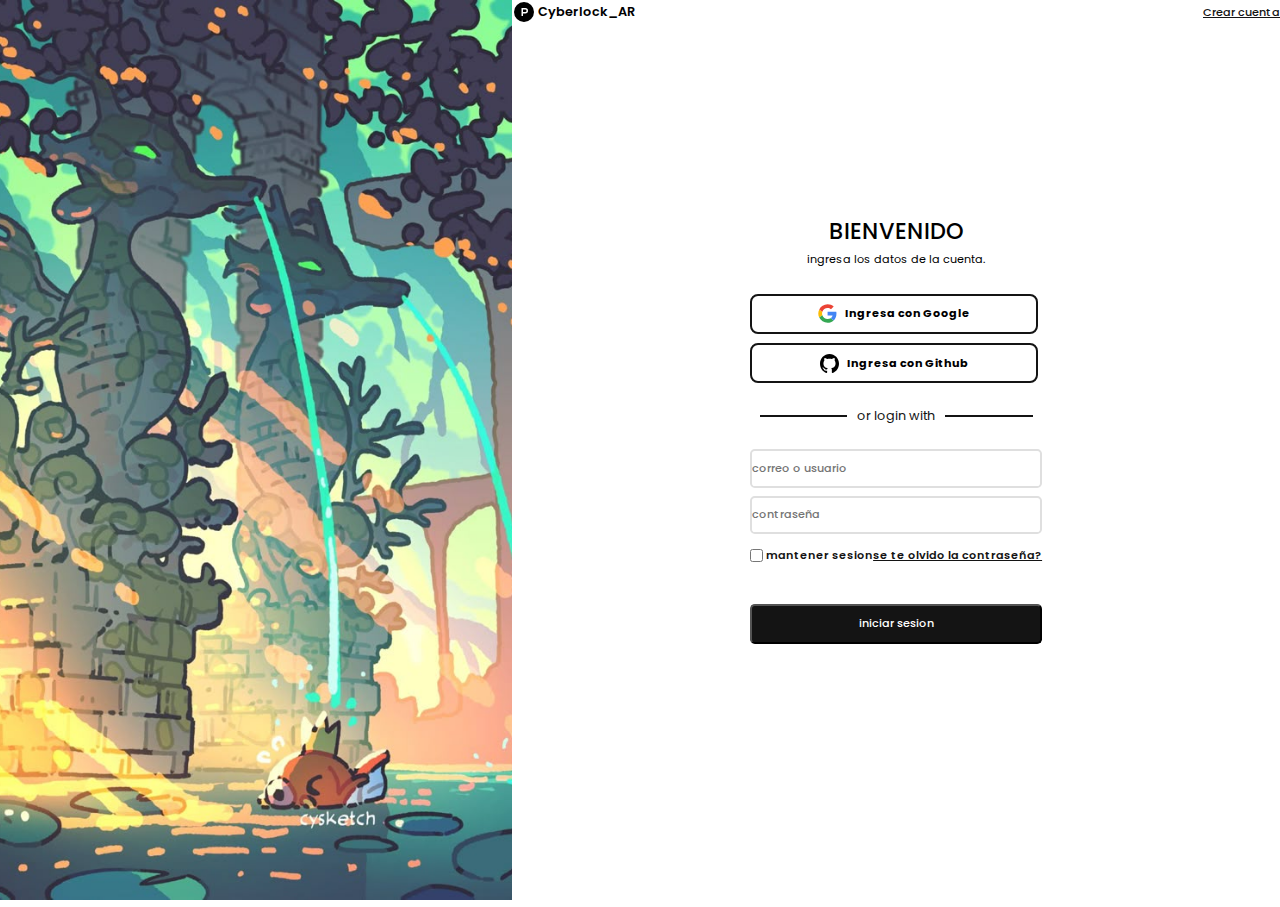
<file: index.html>
<!DOCTYPE html>
<html lang="en">
<head>
    <meta name="google-site-verification" content="D3UOgDx3ZxdQU9u7QuSKOuHc1cUPepdbGfOWMsABHCg" />
    <meta charset="UTF-8">
    <meta name="viewport" content="width=device-width, initial-scale=1.0">
    <title>login</title>
    <link rel="stylesheet" href="/style.css">
</head>
<body>

    <div class="left">
        <img src="/banner2.jpg" alt="banner">
    </div>
    <div class="rigth" id="rigth">
        <div class="top">
            <div class="brand">
                <img src="/icons/brand.svg" alt="logo">
                <span>Cyberlock_AR</span>
            </div>
            <a id="register-btn" href="#">Crear cuenta</a>
        </div>
        <div class="forms">
            <div class="login">
                <h1 class="bienvenido-mensaje">BIENVENIDO</h1>
                <p class="login-description">ingresa los datos de la cuenta.</p>
                <div class="login-option">
                    <img src="/icons/google.svg" alt="google-icon">
                    <span>Ingresa con Google</span>
                </div>
                <div class="login-option">
                    <img src="/icons/github.svg" alt="github-icon">
                    <span>Ingresa con Github</span>
                </div>
                <div class="line-text">
                    <span>or login with</span>
                </div>
                <form action="">
                    <div class="imput-container">
                        <input type="text"placeholder="correo o usuario">  
                        <input type="password"placeholder ="contraseña">
                    </div>
                    <div class="option-container">
                        <div class="checkbox">
                            <input id="checkbox" type="checkbox">
                            <label>mantener sesion</label>
                        </div>
                        <a href="#">se te olvido la contraseña?</a>
                    </div>
                    <button>iniciar sesion</button>
                </form>
            </div>
            <div class="register">
                <h1 class="bienvenido-mensaje">BIENVENIDO</h1>
                <p class="login-description">ingresa los datos de la cuenta.</p>
                <div class="login-option">
                    <img src="/icons/google.svg" alt="google-icon">
                    <span>Ingresa con Google</span>
                </div>
                <div class="login-option">
                    <img src="/icons/github.svg" alt="github-icon">
                    <span>Ingresa con Github</span>
                </div>
                <p class="footer-note">by creating an account you agree witch our<a href="#">terms of service</a>,<a href="#">privacy policy</a>, and our default<a href="#">notification setting.</a> </p>
            </div>
        </div>
    </div>
    
    <script src="/script.js"></script>
</body>
</html>
</file>
<file: style.css>
@import url('https://fonts.googleapis.com/css2?family=Poppins:ital,wght@0,100;0,200;0,300;0,400;0,500;0,600;0,700;0,800;0,900;1,100;1,200;1,300;1,400;1,500;1,600;1,700;1,800;1,900&display=swap');

/* Color Variables */
:root {
    --color-background: #EBEDEE;
    --color-white: #FFFFFF;
    --color-black: #141414;
    --color-gray-light: #DFDFDF;
    --color-shadow: rgba(0, 0, 0, 0.1);
    --color-hover-options : #F7F7F7;
}

/* Global Styles */
* {
    box-sizing: border-box;
    font-family: "Poppins", serif;
    margin: 0;
    padding: 0;
}
body{
    width: 100%;
    height: 100vh;
    display: flex;
    align-items: center;
    background-color: var(--color-white);
}
.left{
    width: 40%;
    height: 100%;
}
.left img{
    width: 100%;
    height: 100%;
    object-fit: cover;
}
.rigth{

    width: 60%;
    height: 100%;   
}
.rigth .top{

    width: 100%;
    display: flex;
    align-items: center;
    justify-content: space-between;
    padding: 1.5rem 2rem 0 1.8ren;
}
.rigth .brand{
    display: flex;
    align-items: center;
    font-size: 0.8rem;
    font-weight: 600;
    gap: 0.1rem;
}
.rigth .top img{
    width: 1.5rem;
}
.rigth .top a{
    color: var(--color-black);
    font-size: 0.7rem;
    font-weight: 500;
}

.forms{
    display: flex;
    align-items: center;
    justify-content: center;
    height: 90%;
    width: 100%;
}
.forms .bienvenido-mensaje{
    font-size: 1.4rem;
    font-weight: 500;
    margin-bottom: 0.2rem;
    text-align: center;
    width: 100%;
}
.forms .login-description{
    font-size: 0.7rem;
    margin-bottom: 1.6rem;
    text-align: center;
}
.forms .login-option{
    display: flex;
    align-items: center;
    border: 2px solid var(--color-black);
    border-radius: 0.5rem;
    cursor: pointer;
    gap: 0.5rem;
    height:2.5rem;
    width: 18rem;
    justify-content:center;
    margin-bottom: 0.6rem;
}
.forms .login-option:hover{
    background-color: var(--color-hover-options);
}
.forms .login-option img{
    width: 1.2rem;
}
.forms .login-option span{
    font-size: 0.7rem;
    font-weight: 700;
}
.forms .line-text{
    display: flex;
    align-items: center;
    justify-content: center;
    color: var(--color-black);
    font-size: 0.8rem;
    margin: 1.5rem 0;
}
.forms .line-text::before,
.forms .line-text::after{
    content: "";
    border-bottom: 2px solid var(--color-black);
    flex: 1;
    margin: 0.0.6rem;
}
form,
form .imput-container{
    display: flex;
    flex-direction: column;
    gap: 0.5rem;
}
form .imput-container input{
    border: 2px solid var(--color-gray-light);
    border-radius: 0.3rem;
    font-size: 0.7rem;
    font-weight: 500;
    height: 2.4rem;
    outline: none;
    padding: 0.2rem 0;
}
form .option-container{
    display: flex;
    align-items: center;
    font-size: 0.7rem;
    justify-content: space-between;
    margin: 0.3rem 0 2rem;
}
form .option-container .checkbox{
    display: flex;
    align-items: center;
    gap: 0.2rem;
}
form .option-container input{
    cursor: pointer;
}
form .option-container label,
form .option-container a{
    color: var(--color-black);
    font-weight: 600;
}  
form button{
    background-color: var(--color-black);
    color: var(--color-white);
    border-radius: 0.3rem;
    cursor: pointer;
    font-size: 0.7rem;
    font-weight: 500;
    height: 2.5rem;
}


/*registro*/
.register{
    display:none ;
}
.register .footer-note{
    color: var(--color-black);
    font-size: 0.6rem;
    width: 18rem;
    margin-top: 2.5rem;
    text-align: center;
}
.register .footer-note a{
    color:var(--color-black);
    font-weight: 500;
}

.rigth.active .login{
    display:none;
}
.rigth.active .register{
    display: block;
}
@media (max-width:800px){
    .left{
        display:none;
    }
    .rigth{
        width: 100%;
    }
}
</file>
